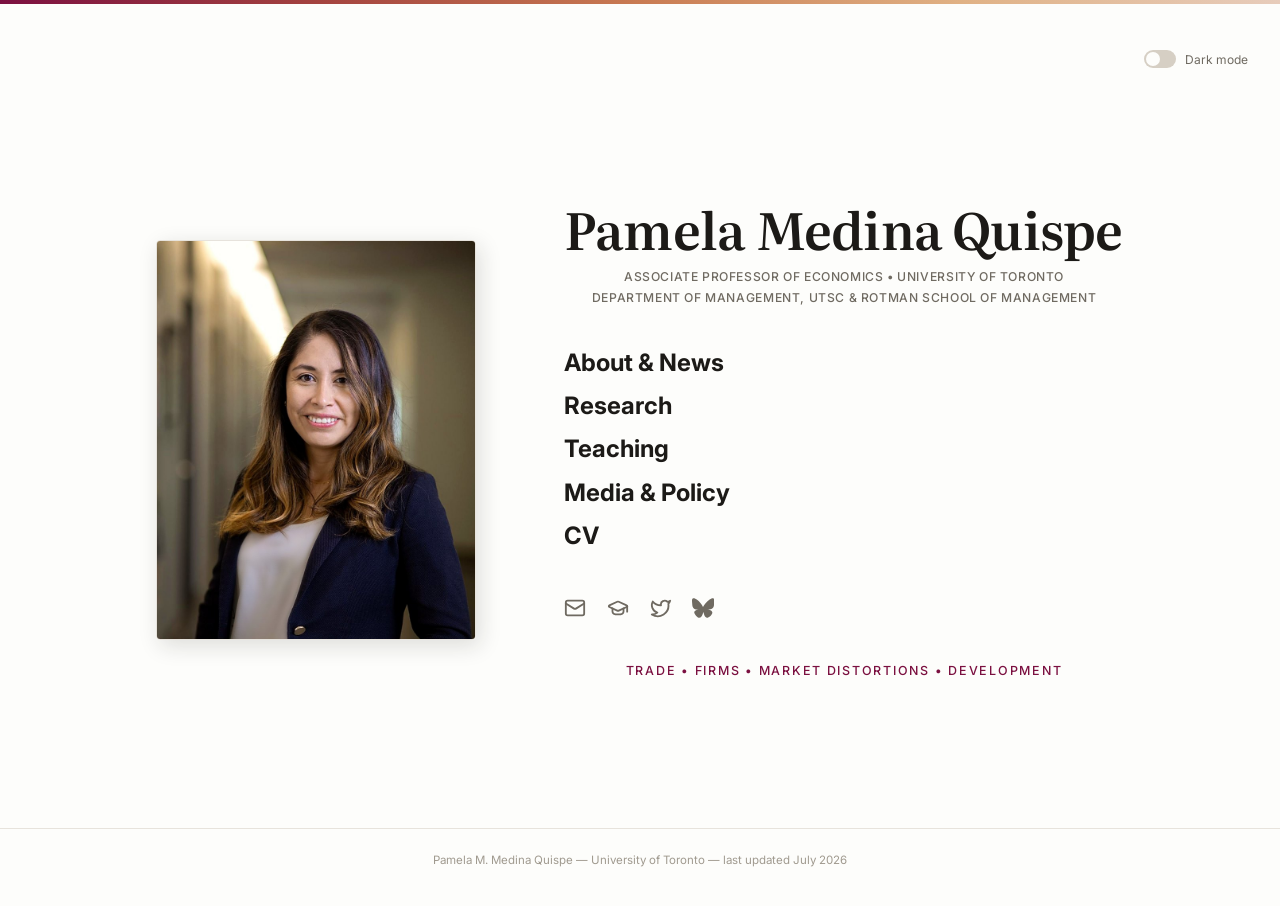
<file: index.html>
<!DOCTYPE html>
<html lang="en">
<head>
<meta charset="utf-8">
<meta name="viewport" content="width=device-width, initial-scale=1">
<title>Pamela Medina Quispe — Economist, University of Toronto</title>
<meta name="description" content="Pamela Medina Quispe is an Associate Professor of Economics at the University of Toronto (UTSC and Rotman School of Management), working on international trade, firm dynamics, and development economics.">
<link rel="stylesheet" href="style.css?v=39">
<link rel="icon" href="data:image/svg+xml,%3Csvg xmlns='http://www.w3.org/2000/svg' viewBox='0 0 64 64'%3E%3Crect width='64' height='64' rx='13' fill='%237b1040'/%3E%3Ctext x='32' y='39' font-family='Georgia,serif' font-size='21' font-weight='600' fill='%23fbf9f4' text-anchor='middle'%3EPMQ%3C/text%3E%3C/svg%3E">
<script>if (localStorage.getItem('theme') === 'dark') document.documentElement.classList.add('dark');</script>
</head>
<body class="home">

<div class="dark-toggle hero-toggle">
  <label class="switch"><input type="checkbox" aria-label="Toggle dark mode"><span class="slider"></span></label>
  <span>Dark mode</span>
</div>

<div class="hero-page">
  <div class="hero-photo">
    <img src="files/photo.jpg?v=2" alt="Pamela Medina Quispe">
  </div>
  <main class="hero-main">
    <h1 class="hero-name">Pamela Medina Quispe</h1>
    <p class="hero-role">Associate Professor of Economics &bull; University of Toronto<br>Department of Management, UTSC &amp; Rotman School of Management</p>
    <nav class="hero-nav">
      <a href="about.html">About &amp; News</a>
      <a href="research.html">Research</a>
      <a href="teaching.html">Teaching</a>
      <a href="media.html">Media &amp; Policy</a>
      <a href="files/MedinaQuispePamela_CV.pdf" target="_blank" rel="noopener">CV</a>
    </nav>
    <p class="hero-links">
      <a href="mailto:pamela.medinaquispe@rotman.utoronto.ca" title="Email" aria-label="Email">
        <svg viewBox="0 0 24 24" fill="none" stroke="currentColor" stroke-width="2" stroke-linecap="round" stroke-linejoin="round"><rect width="20" height="16" x="2" y="4" rx="2"/><path d="m22 7-8.97 5.7a1.94 1.94 0 0 1-2.06 0L2 7"/></svg>
      </a>
      <a href="https://scholar.google.com/citations?user=KDJJ4wYAAAAJ" title="Google Scholar" aria-label="Google Scholar">
        <svg viewBox="0 0 24 24" fill="none" stroke="currentColor" stroke-width="2" stroke-linecap="round" stroke-linejoin="round"><path d="M21.42 10.922a1 1 0 0 0-.019-1.838L12.83 5.18a2 2 0 0 0-1.66 0L2.6 9.08a1 1 0 0 0 0 1.832l8.57 3.908a2 2 0 0 0 1.66 0z"/><path d="M22 10v6"/><path d="M6 12.5V16a6 3 0 0 0 12 0v-3.5"/></svg>
      </a>
      <a href="https://twitter.com/pame_medinaq" title="Twitter/X" aria-label="Twitter/X">
        <svg viewBox="0 0 24 24" fill="none" stroke="currentColor" stroke-width="2" stroke-linecap="round" stroke-linejoin="round"><path d="M22 4s-.7 2.1-2 3.4c1.6 10-9.4 17.3-18 11.6 2.2.1 4.4-.6 6-2C3 15.5.5 9.6 3 5c2.2 2.6 5.6 4.1 9 4-.9-4.2 4-6.6 7-3.8 1.1 0 3-1.2 3-1.2z"/></svg>
      </a>
      <a href="https://bsky.app/profile/pamemedinaq.bsky.social" title="Bluesky" aria-label="Bluesky">
        <svg viewBox="0 0 24 24" fill="currentColor"><path d="M12 10.8c-1.087-2.114-4.046-6.053-6.798-7.995C2.566.944 1.561 1.266.902 1.565.139 1.908 0 3.08 0 3.768c0 .69.378 5.65.624 6.479.815 2.736 3.713 3.66 6.383 3.364.136-.02.275-.039.415-.056-3.912.58-7.387 2.005-2.83 7.078 5.013 5.19 6.87-1.113 7.823-4.308.953 3.195 2.05 9.271 7.733 4.308 4.267-4.308 1.172-6.498-2.74-7.078a8.741 8.741 0 0 1-.415-.056c.14.017.279.036.415.056 2.67.297 5.568-.628 6.383-3.364.246-.828.624-5.79.624-6.478 0-.69-.139-1.861-.902-2.206-.659-.298-1.664-.62-4.3 1.24C16.046 4.748 13.087 8.687 12 10.8Z"/></svg>
      </a>
    </p>
    <p class="hero-keywords">Trade &bull; Firms &bull; Market Distortions &bull; Development</p>
  </main>
</div>

<footer>
  Pamela M. Medina Quispe &mdash; University of Toronto &mdash; last updated July 2026
</footer>

<script src="site.js?v=9"></script>

</body>
</html>
</file>
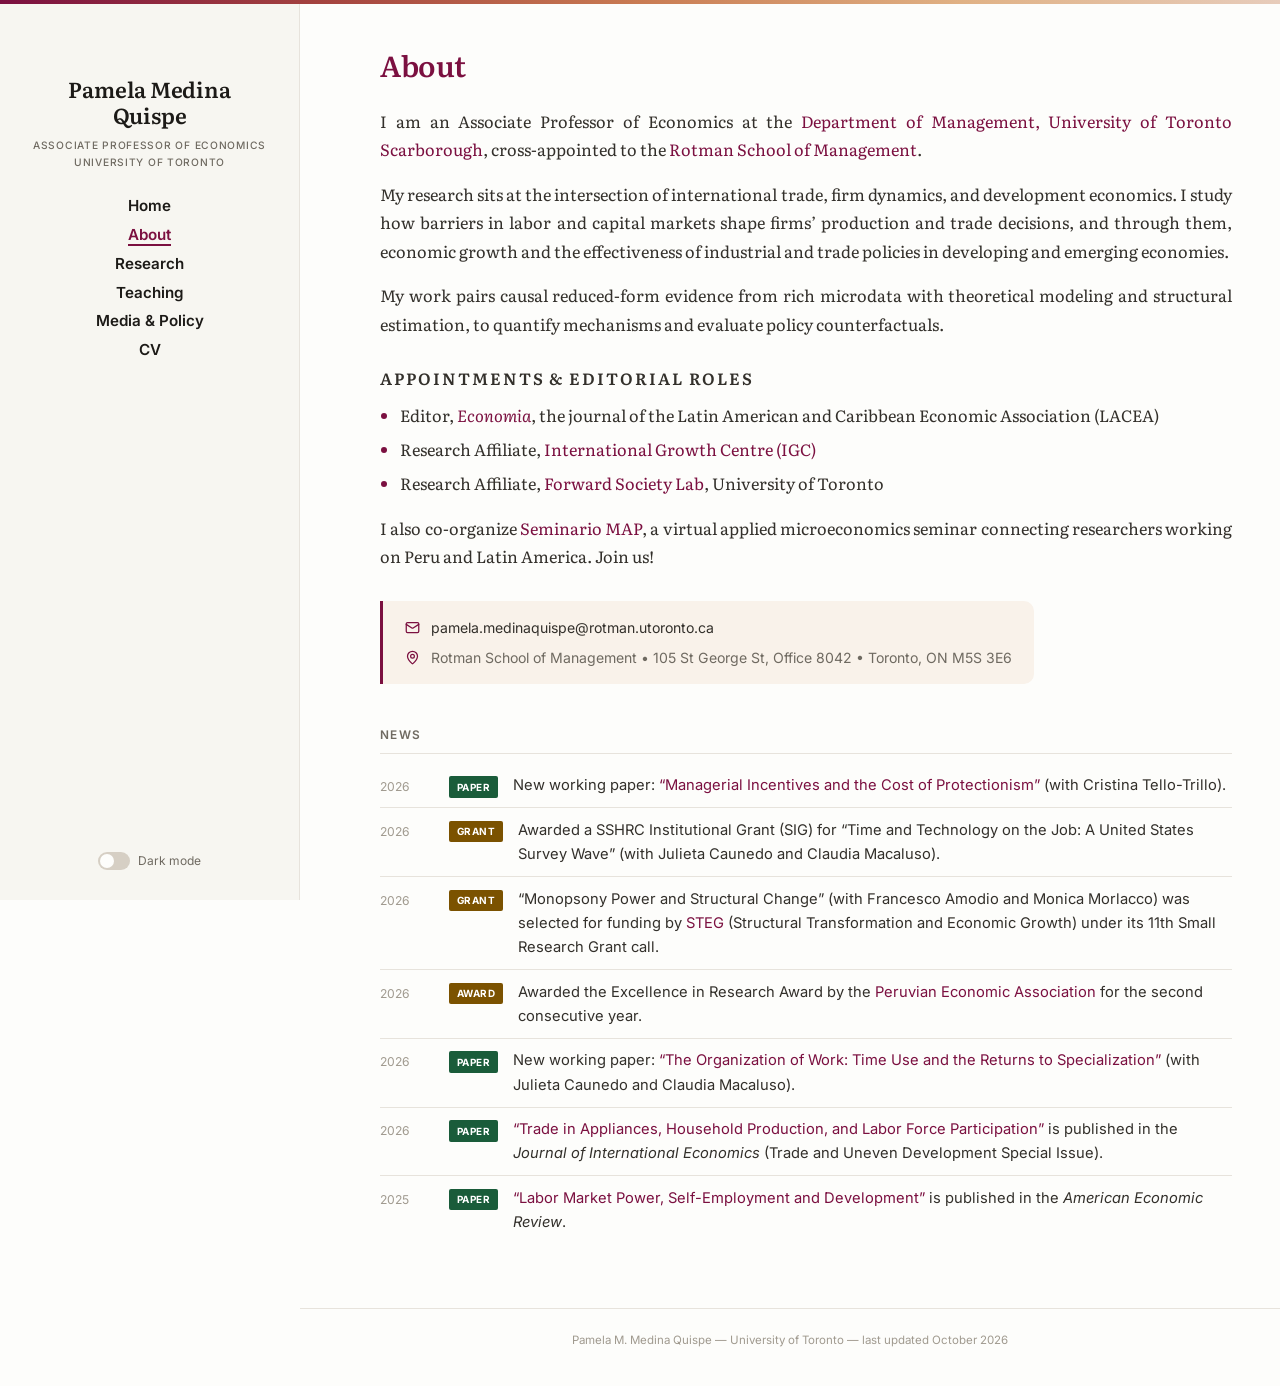
<file: about.html>
<!DOCTYPE html>
<html lang="en">
<head>
<meta charset="utf-8">
<meta name="viewport" content="width=device-width, initial-scale=1">
<title>About — Pamela Medina Quispe</title>
<meta name="description" content="About Pamela Medina Quispe: Associate Professor of Economics at the University of Toronto (UTSC and Rotman School of Management).">
<link rel="stylesheet" href="style.css?v=39">
<link rel="icon" href="data:image/svg+xml,%3Csvg xmlns='http://www.w3.org/2000/svg' viewBox='0 0 64 64'%3E%3Crect width='64' height='64' rx='13' fill='%237b1040'/%3E%3Ctext x='32' y='39' font-family='Georgia,serif' font-size='21' font-weight='600' fill='%23fbf9f4' text-anchor='middle'%3EPMQ%3C/text%3E%3C/svg%3E">
<script>if (localStorage.getItem('theme') === 'dark') document.documentElement.classList.add('dark');</script>
</head>
<body>

<div class="layout">
  <aside class="sidebar">
    <div class="sidebar-name"><a href="index.html">Pamela Medina Quispe</a></div>
    <div class="sidebar-affiliation">Associate Professor of Economics<br>University of Toronto</div>
    <nav class="side-nav">
      <a href="index.html">Home</a>
      <a href="about.html" class="active">About</a>
      <a href="research.html">Research</a>
      <a href="teaching.html">Teaching</a>
      <a href="media.html">Media &amp; Policy</a>
      <a href="files/MedinaQuispePamela_CV.pdf" target="_blank" rel="noopener">CV</a>
    </nav>
    <div class="dark-toggle">
      <label class="switch"><input type="checkbox" aria-label="Toggle dark mode"><span class="slider"></span></label>
      <span>Dark mode</span>
    </div>
  </aside>

  <main class="content">
    <section class="about">
      <h1>About</h1>
      <p>I am an Associate Professor of Economics at the <a href="https://www.utsc.utoronto.ca/mgmt/pamela-medina-quispe">Department of Management, University of Toronto Scarborough</a>, cross-appointed to the <a href="https://www.rotman.utoronto.ca/the-rotman-experience/our-community/people/medinaquispe-pamela/">Rotman School of Management</a>.</p>
      <p>My research sits at the intersection of international trade, firm dynamics, and development economics. I study how barriers in labor and capital markets shape firms&rsquo; production and trade decisions, and through them, economic growth and the effectiveness of industrial and trade policies in developing and emerging economies.</p>
      <p>My work pairs causal reduced-form evidence from rich microdata with theoretical modeling and structural estimation, to quantify mechanisms and evaluate policy counterfactuals.</p>
      <p class="roles-label">Appointments &amp; Editorial Roles</p>
      <ul class="about-roles">
        <li>Editor, <a href="https://economia.lse.ac.uk/"><em>Economia</em></a>, the journal of the Latin American and Caribbean Economic Association (LACEA)</li>
        <li>Research Affiliate, <a href="https://www.theigc.org/">International Growth Centre (IGC)</a></li>
        <li>Research Affiliate, <a href="https://foslab.org/">Forward Society Lab</a>, University of Toronto</li>
      </ul>
      <p>I also co-organize <a href="https://sites.google.com/view/seminariomicroaplicadaperu/">Seminario MAP</a>, a virtual applied microeconomics seminar connecting researchers working on Peru and Latin America. Join us!</p>
      <div class="contact-card">
        <div class="contact-row">
          <svg viewBox="0 0 24 24" fill="none" stroke="currentColor" stroke-width="2" stroke-linecap="round" stroke-linejoin="round"><rect width="20" height="16" x="2" y="4" rx="2"/><path d="m22 7-8.97 5.7a1.94 1.94 0 0 1-2.06 0L2 7"/></svg>
          <a href="mailto:pamela.medinaquispe@rotman.utoronto.ca">pamela.medinaquispe@rotman.utoronto.ca</a>
        </div>
        <div class="contact-row">
          <svg viewBox="0 0 24 24" fill="none" stroke="currentColor" stroke-width="2" stroke-linecap="round" stroke-linejoin="round"><path d="M20 10c0 4.993-5.539 10.193-7.399 11.799a1 1 0 0 1-1.202 0C9.539 20.193 4 14.993 4 10a8 8 0 0 1 16 0"/><circle cx="12" cy="10" r="3"/></svg>
          <span>Rotman School of Management &bull; 105 St George St, Office 8042 &bull; Toronto, ON M5S 3E6</span>
        </div>
      </div>
    </section>

    <h2 class="caps-heading">News</h2>
    <ul class="news-list">
      <li class="news-item">
        <span class="news-date">2026</span>
        <span class="news-badge paper">Paper</span>
        <span>New working paper: <a href="files/papers/managerial-incentives-protectionism.pdf">&ldquo;Managerial Incentives and the Cost of Protectionism&rdquo;</a> (with Cristina Tello-Trillo).</span>
      </li>
      <li class="news-item">
        <span class="news-date">2026</span>
        <span class="news-badge award">Grant</span>
        <span>Awarded a SSHRC Institutional Grant (SIG) for &ldquo;Time and Technology on the Job: A United States Survey Wave&rdquo; (with Julieta Caunedo and Claudia Macaluso).</span>
      </li>
      <li class="news-item">
        <span class="news-date">2026</span>
        <span class="news-badge award">Grant</span>
        <span>&ldquo;Monopsony Power and Structural Change&rdquo; (with Francesco Amodio and Monica Morlacco) was selected for funding by <a href="https://steg.cepr.org/">STEG</a> (Structural Transformation and Economic Growth) under its 11th Small Research Grant call.</span>
      </li>
      <li class="news-item">
        <span class="news-date">2026</span>
        <span class="news-badge award">Award</span>
        <span>Awarded the Excellence in Research Award by the <a href="https://perueconomics.org/inicio">Peruvian Economic Association</a> for the second consecutive year.</span>
      </li>
      <li class="news-item">
        <span class="news-date">2026</span>
        <span class="news-badge paper">Paper</span>
        <span>New working paper: <a href="files/papers/organization-of-work.pdf">&ldquo;The Organization of Work: Time Use and the Returns to Specialization&rdquo;</a> (with Julieta Caunedo and Claudia Macaluso).</span>
      </li>
      <li class="news-item">
        <span class="news-date">2026</span>
        <span class="news-badge paper">Paper</span>
        <span><a href="files/papers/appliances-jie.pdf">&ldquo;Trade in Appliances, Household Production, and Labor Force Participation&rdquo;</a> is published in the <em>Journal of International Economics</em> (Trade and Uneven Development Special Issue).</span>
      </li>
      <li class="news-item">
        <span class="news-date">2025</span>
        <span class="news-badge paper">Paper</span>
        <span><a href="files/papers/labor-market-power-aer.pdf">&ldquo;Labor Market Power, Self-Employment and Development&rdquo;</a> is published in the <em>American Economic Review</em>.</span>
      </li>
    </ul>
  </main>
</div>

<footer>
  Pamela M. Medina Quispe &mdash; University of Toronto &mdash; last updated October 2026
</footer>

<script src="site.js?v=9"></script>

</body>
</html>
</file>
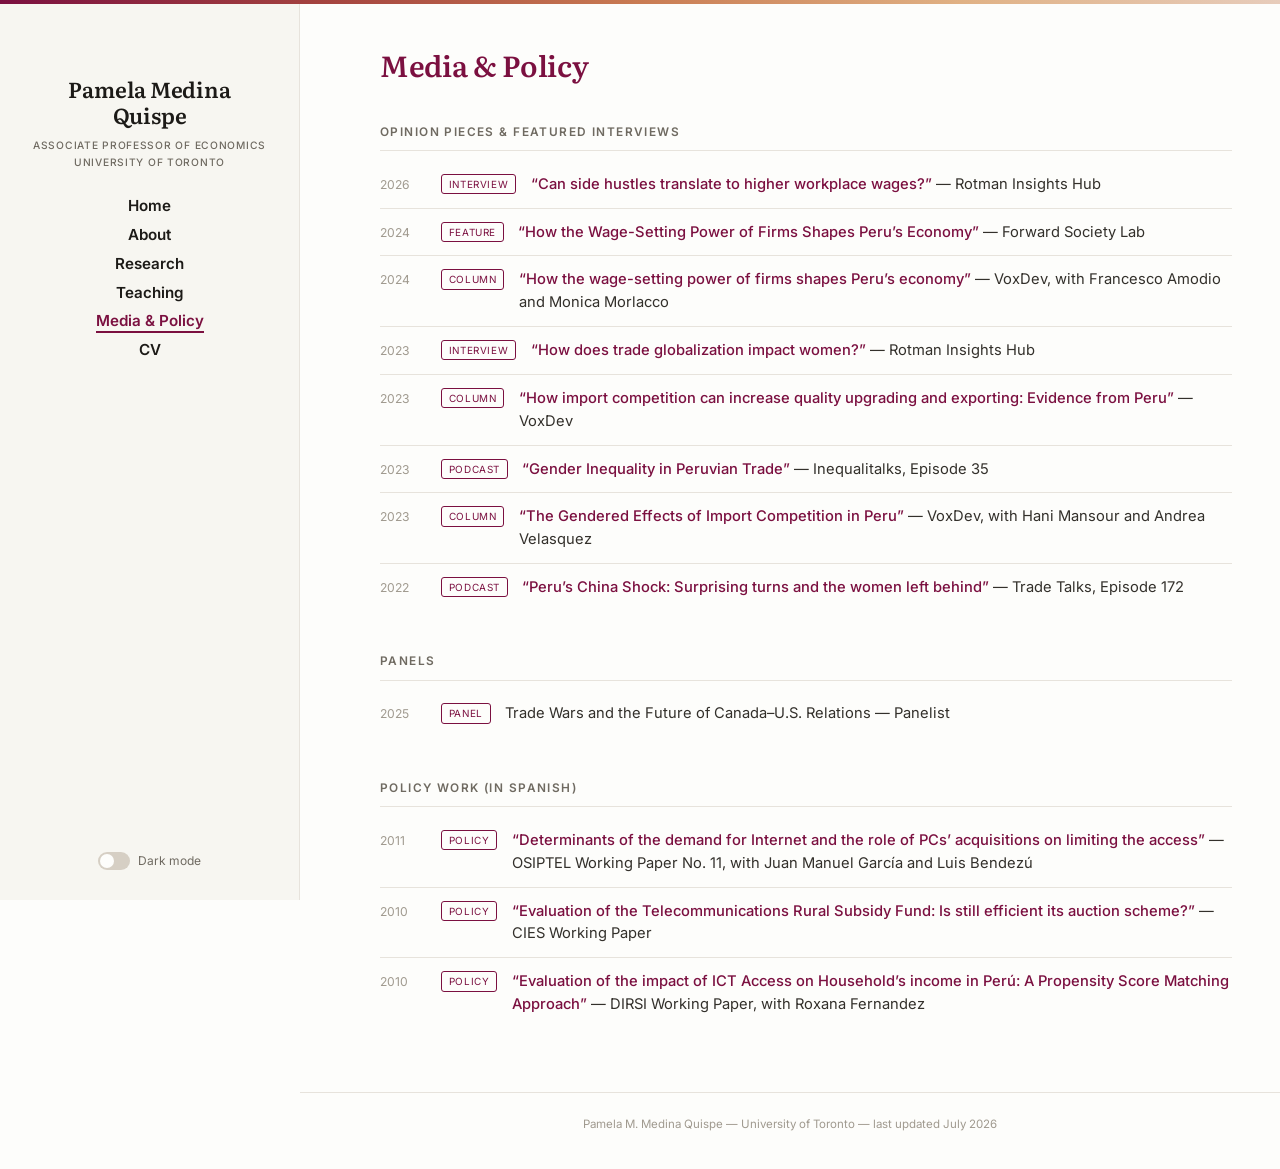
<file: media.html>
<!DOCTYPE html>
<html lang="en">
<head>
<meta charset="utf-8">
<meta name="viewport" content="width=device-width, initial-scale=1">
<title>Media &amp; Policy — Pamela Medina Quispe</title>
<link rel="stylesheet" href="style.css?v=39">
<link rel="icon" href="data:image/svg+xml,%3Csvg xmlns='http://www.w3.org/2000/svg' viewBox='0 0 64 64'%3E%3Crect width='64' height='64' rx='13' fill='%237b1040'/%3E%3Ctext x='32' y='39' font-family='Georgia,serif' font-size='21' font-weight='600' fill='%23fbf9f4' text-anchor='middle'%3EPMQ%3C/text%3E%3C/svg%3E">
<script>if (localStorage.getItem('theme') === 'dark') document.documentElement.classList.add('dark');</script>
</head>
<body>

<div class="layout">
  <aside class="sidebar">
    <div class="sidebar-name"><a href="index.html">Pamela Medina Quispe</a></div>
    <div class="sidebar-affiliation">Associate Professor of Economics<br>University of Toronto</div>
    <nav class="side-nav">
      <a href="index.html">Home</a>
      <a href="about.html">About</a>
      <a href="research.html">Research</a>
      <a href="teaching.html">Teaching</a>
      <a href="media.html" class="active">Media &amp; Policy</a>
      <a href="files/MedinaQuispePamela_CV.pdf" target="_blank" rel="noopener">CV</a>
    </nav>
    <div class="dark-toggle">
      <label class="switch"><input type="checkbox" aria-label="Toggle dark mode"><span class="slider"></span></label>
      <span>Dark mode</span>
    </div>
  </aside>

  <main class="content">
    <h1>Media &amp; Policy</h1>

    <h2 class="caps-heading">Opinion Pieces &amp; Featured Interviews</h2>

    <ul class="media-list">
      <li class="media-item">
        <span class="media-year">2026</span>
        <span class="media-chip">Interview</span>
        <span class="media-text"><a href="https://www-2.rotman.utoronto.ca/insightshub/economics-trade-policy/wages-peru">&ldquo;Can side hustles translate to higher workplace wages?&rdquo;</a> &mdash; Rotman Insights Hub</span>
      </li>
      <li class="media-item">
        <span class="media-year">2024</span>
        <span class="media-chip">Feature</span>
        <span class="media-text"><a href="https://foslab.org/news/how-the-wage-setting-power-of-firms-shapes-perus-economy/">&ldquo;How the Wage-Setting Power of Firms Shapes Peru&rsquo;s Economy&rdquo;</a> &mdash; Forward Society Lab</span>
      </li>
      <li class="media-item">
        <span class="media-year">2024</span>
        <span class="media-chip">Column</span>
        <span class="media-text"><a href="https://voxdev.org/topic/firms/how-wage-setting-power-firms-shapes-perus-economy">&ldquo;How the wage-setting power of firms shapes Peru&rsquo;s economy&rdquo;</a> &mdash; VoxDev, with Francesco Amodio and Monica Morlacco</span>
      </li>
      <li class="media-item">
        <span class="media-year">2023</span>
        <span class="media-chip">Interview</span>
        <span class="media-text"><a href="https://www-2.rotman.utoronto.ca/insightshub/economics-trade-policy/peru-trade-women">&ldquo;How does trade globalization impact women?&rdquo;</a> &mdash; Rotman Insights Hub</span>
      </li>
      <li class="media-item">
        <span class="media-year">2023</span>
        <span class="media-chip">Column</span>
        <span class="media-text"><a href="https://voxdev.org/topic/firms-trade/how-import-competition-can-increase-quality-upgrading-and-exporting-evidence-peru">&ldquo;How import competition can increase quality upgrading and exporting: Evidence from Peru&rdquo;</a> &mdash; VoxDev</span>
      </li>
      <li class="media-item">
        <span class="media-year">2023</span>
        <span class="media-chip">Podcast</span>
        <span class="media-text"><a href="https://inequalitalks.fireside.fm/35">&ldquo;Gender Inequality in Peruvian Trade&rdquo;</a> &mdash; Inequalitalks, Episode 35</span>
      </li>
      <li class="media-item">
        <span class="media-year">2023</span>
        <span class="media-chip">Column</span>
        <span class="media-text"><a href="https://voxdev.org/topic/firms/gendered-effects-import-competition-peru">&ldquo;The Gendered Effects of Import Competition in Peru&rdquo;</a> &mdash; VoxDev, with Hani Mansour and Andrea Velasquez</span>
      </li>
      <li class="media-item">
        <span class="media-year">2022</span>
        <span class="media-chip">Podcast</span>
        <span class="media-text"><a href="https://tradetalkspodcast.com/podcast/172-perus-china-shock-surprising-turns-and-the-women-left-behind/">&ldquo;Peru&rsquo;s China Shock: Surprising turns and the women left behind&rdquo;</a> &mdash; Trade Talks, Episode 172</span>
      </li>
    </ul>

    <h2 class="caps-heading">Panels</h2>

    <ul class="media-list">
      <li class="media-item">
        <span class="media-year">2025</span>
        <span class="media-chip">Panel</span>
        <span class="media-text">Trade Wars and the Future of Canada&ndash;U.S. Relations &mdash; Panelist</span>
      </li>
    </ul>

    <h2 class="caps-heading">Policy Work (in Spanish)</h2>

    <ul class="media-list">
      <li class="media-item">
        <span class="media-year">2011</span>
        <span class="media-chip">Policy</span>
        <span class="media-text"><a href="https://www.osiptel.gob.pe/repositorioaps/data/1/1/1/par/documento-de-trabajo-n-11-determinantes-de-la-de/Demanda%20de%20Internet%20y%20PCs%20vf%20abr11.pdf">&ldquo;Determinants of the demand for Internet and the role of PCs&rsquo; acquisitions on limiting the access&rdquo;</a> &mdash; OSIPTEL Working Paper No. 11, with Juan Manuel Garc&iacute;a and Luis Bendez&uacute;</span>
      </li>
      <li class="media-item">
        <span class="media-year">2010</span>
        <span class="media-chip">Policy</span>
        <span class="media-text"><a href="http://old.cies.org.pe/files/documents/investigaciones/empresa-y-finanzas/Evaluacion_del_Fondo_de_Inversion_de_Telecomunicaciones.pdf">&ldquo;Evaluation of the Telecommunications Rural Subsidy Fund: Is still efficient its auction scheme?&rdquo;</a> &mdash; CIES Working Paper</span>
      </li>
      <li class="media-item">
        <span class="media-year">2010</span>
        <span class="media-chip">Policy</span>
        <span class="media-text"><a href="http://dirsi.net/web/web_files/download/publicaciones/descargas/MEDINA-y-FERNANDEZ-Impacto-TIC-en-ingresos-de-hogares-pdf-36.pdf">&ldquo;Evaluation of the impact of ICT Access on Household&rsquo;s income in Per&uacute;: A Propensity Score Matching Approach&rdquo;</a> &mdash; DIRSI Working Paper, with Roxana Fernandez</span>
      </li>
    </ul>
  </main>
</div>

<footer>
  Pamela M. Medina Quispe &mdash; University of Toronto &mdash; last updated July 2026
</footer>

<script src="site.js?v=9"></script>

</body>
</html>
</file>
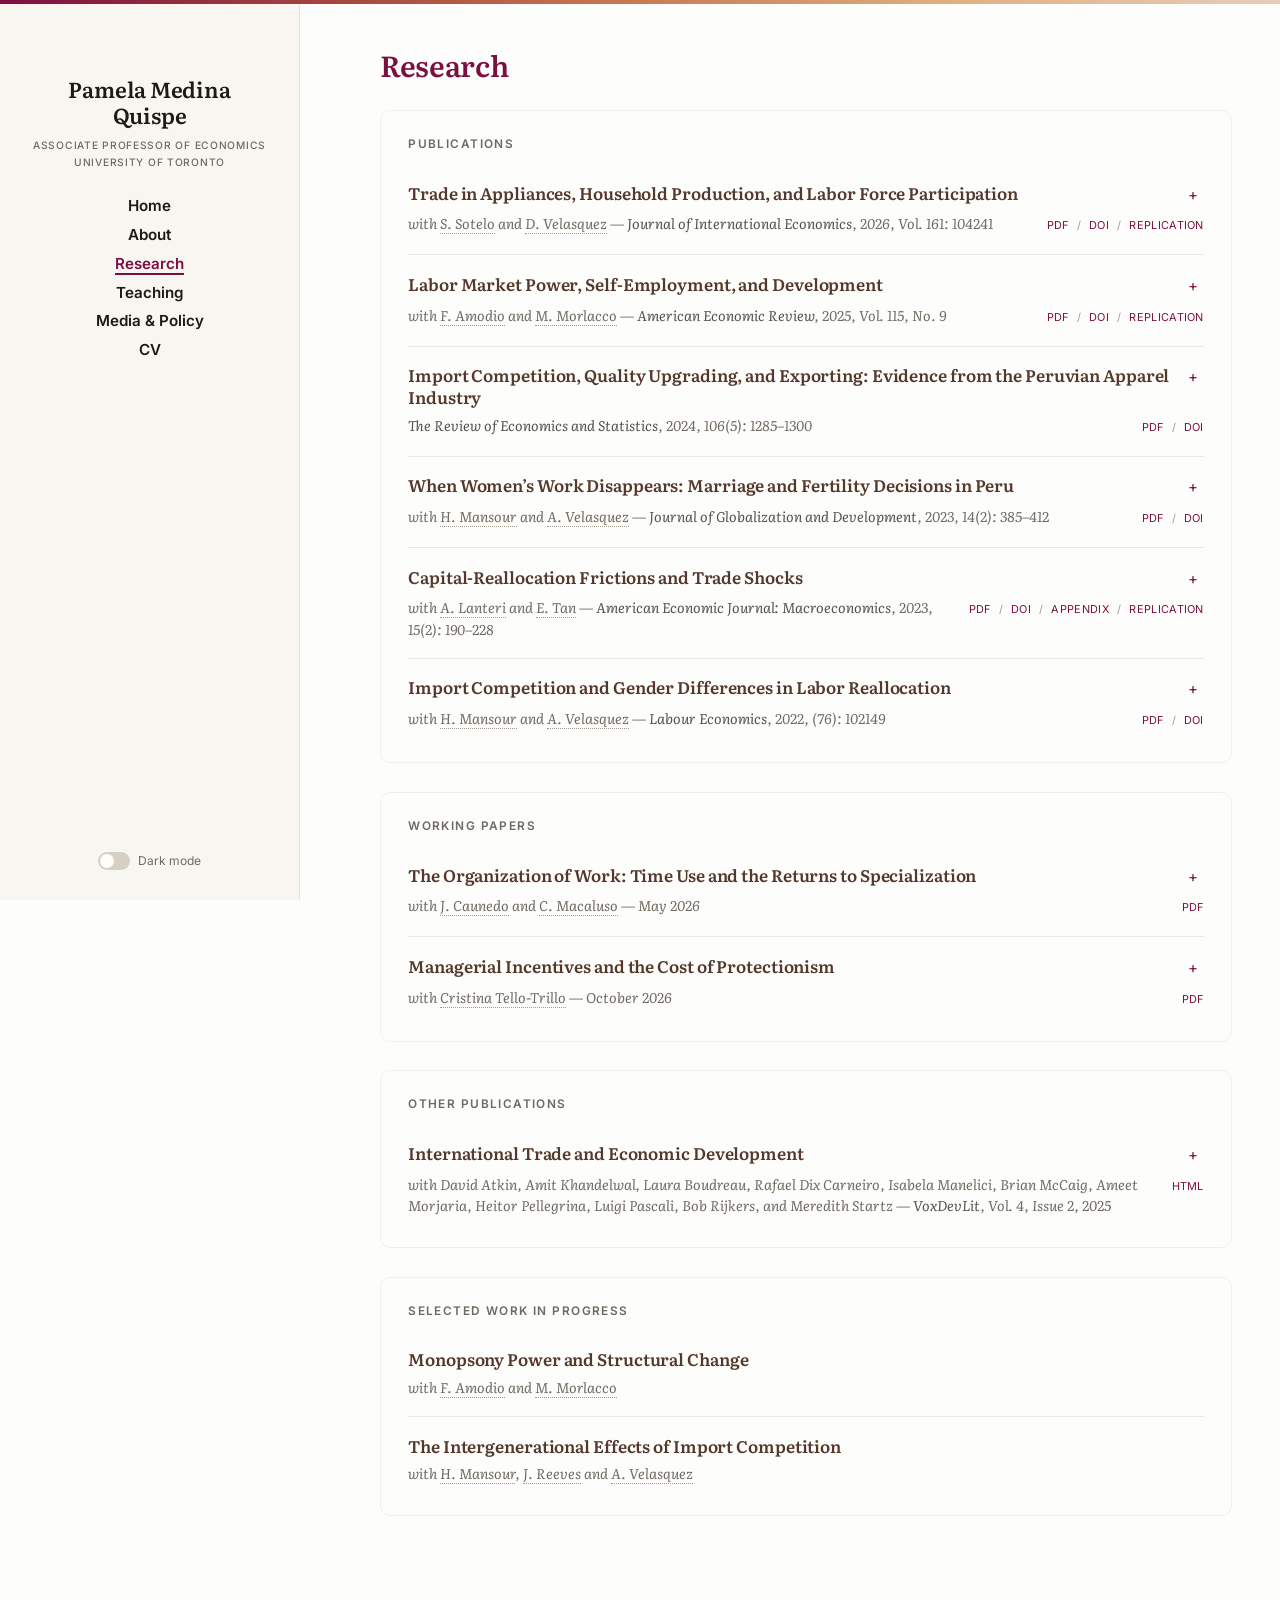
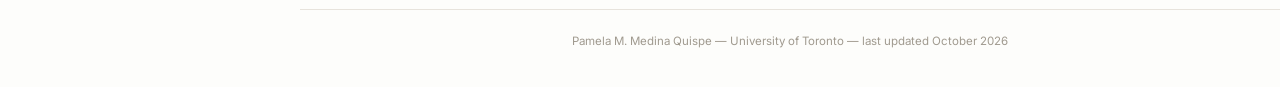
<file: research.html>
<!DOCTYPE html>
<html lang="en">
<head>
<meta charset="utf-8">
<meta name="viewport" content="width=device-width, initial-scale=1">
<title>Research — Pamela Medina Quispe</title>
<meta name="description" content="Publications and working papers by Pamela Medina Quispe: international trade, firm dynamics, and development economics.">
<link rel="stylesheet" href="style.css?v=39">
<link rel="icon" href="data:image/svg+xml,%3Csvg xmlns='http://www.w3.org/2000/svg' viewBox='0 0 64 64'%3E%3Crect width='64' height='64' rx='13' fill='%237b1040'/%3E%3Ctext x='32' y='39' font-family='Georgia,serif' font-size='21' font-weight='600' fill='%23fbf9f4' text-anchor='middle'%3EPMQ%3C/text%3E%3C/svg%3E">
<script>if (localStorage.getItem('theme') === 'dark') document.documentElement.classList.add('dark');</script>
</head>
<body>

<div class="layout">
  <aside class="sidebar">
    <div class="sidebar-name"><a href="index.html">Pamela Medina Quispe</a></div>
    <div class="sidebar-affiliation">Associate Professor of Economics<br>University of Toronto</div>
    <nav class="side-nav">
      <a href="index.html">Home</a>
      <a href="about.html">About</a>
      <a href="research.html" class="active">Research</a>
      <a href="teaching.html">Teaching</a>
      <a href="media.html">Media &amp; Policy</a>
      <a href="files/MedinaQuispePamela_CV.pdf" target="_blank" rel="noopener">CV</a>
    </nav>
    <div class="dark-toggle">
      <label class="switch"><input type="checkbox" aria-label="Toggle dark mode"><span class="slider"></span></label>
      <span>Dark mode</span>
    </div>
  </aside>

  <main class="content">
    <h1>Research</h1>

    <div class="research-group pubs">
      <p class="group-label">Publications</p>

      <div class="paper-entry">
        <div class="paper-header">
          <div class="paper-title">Trade in Appliances, Household Production, and Labor Force Participation</div>
          <span class="paper-chevron"></span>
        </div>
        <div class="paper-meta-line">
          <div class="paper-meta">with <a href="https://websites.umich.edu/~ssotelo/">S. Sotelo</a> and <a href="https://dvelasquezc.github.io/">D. Velasquez</a> &mdash; <span class="journal">Journal of International Economics</span>, 2026, Vol. 161: 104241</div>
          <div class="paper-actions">
            <a href="files/papers/appliances-jie.pdf">PDF</a>
            <a href="https://doi.org/10.1016/j.jinteco.2026.104241">DOI</a>
            <a href="https://data.mendeley.com/datasets/ct2f2v5xv6/1">Replication</a>
          </div>
        </div>
        <div class="paper-body"><p>We examine how trade influences female labor supply through reductions in the prices of household appliances that substitute for domestic labor. Using a comprehensive data set from 1981 to 2017, which includes four population censuses, household surveys, and customs records from Peru, we show that labor force participation rose at the same time that appliance import prices fell. We then develop and estimate a dynamic general equilibrium model of trade and household production, to quantitatively evaluate the aggregate impact of declining appliance prices. We find that the reduction in appliance prices during the sample period leads to an increase in female labor force participation that explains one tenth of the total rise in female labor participation in Peru over the past 30 years.</p></div>
      </div>

      <div class="paper-entry">
        <div class="paper-header">
          <div class="paper-title">Labor Market Power, Self-Employment, and Development</div>
          <span class="paper-chevron"></span>
        </div>
        <div class="paper-meta-line">
          <div class="paper-meta">with <a href="https://sites.google.com/site/fscoamodio/home">F. Amodio</a> and <a href="https://monicamorlacco.com/">M. Morlacco</a> &mdash; <span class="journal">American Economic Review</span>, 2025, Vol. 115, No. 9</div>
          <div class="paper-actions">
            <a href="files/papers/labor-market-power-aer.pdf">PDF</a>
            <a href="https://www.aeaweb.org/articles?id=10.1257/aer.20230490">DOI</a>
            <a href="https://www.openicpsr.org/openicpsr/project/219907/version/V1/view">Replication</a>
          </div>
        </div>
        <div class="paper-body"><p>This paper shows that self-employment shapes labor market power in low-income countries, with implications for industrial development. Using Peruvian data, we find that wage-setting power increases with employer concentration but less so where self-employment is more prevalent. A general equilibrium model shows that in oligopsonistic labor markets, self-employment raises the supply elasticity of wage labor, weakening employer market power. However, by the same mechanism, procompetitive policies aimed at expanding wage employment and reducing reliance on self-employment may unintentionally strengthen labor market power, undermining their objectives.</p></div>
      </div>

      <div class="paper-entry">
        <div class="paper-header">
          <div class="paper-title">Import Competition, Quality Upgrading, and Exporting: Evidence from the Peruvian Apparel Industry</div>
          <span class="paper-chevron"></span>
        </div>
        <div class="paper-meta-line">
          <div class="paper-meta"><span class="journal">The Review of Economics and Statistics</span>, 2024, 106(5): 1285&ndash;1300</div>
          <div class="paper-actions">
            <a href="files/papers/quality-upgrading-restat.pdf">PDF</a>
            <a href="https://direct.mit.edu/rest/article-abstract/106/5/1285/112421/Import-Competition-Quality-Upgrading-and-Exporting">DOI</a>
          </div>
        </div>
        <div class="paper-body"><p>This paper studies quality upgrading to escape competition from low-wage countries and proposes a new channel that does not rely on access to new inputs or markets. Informed by Peruvian apparel firms&rsquo; response to China&rsquo;s WTO accession, I introduce factor specificity in a multi-product-firm model. Profitability losses due to competition in low-quality segments induce firms to reallocate specific factors to produce high-quality varieties for high-income countries. Gains from this channel are large. Using an observed quality measure, I show that import competition substantially increases domestic firms&rsquo; exports and high-quality export shares. Firms also reduce prices, resulting in additional welfare gains.</p></div>
      </div>

      <div class="paper-entry">
        <div class="paper-header">
          <div class="paper-title">When Women&rsquo;s Work Disappears: Marriage and Fertility Decisions in Peru</div>
          <span class="paper-chevron"></span>
        </div>
        <div class="paper-meta-line">
          <div class="paper-meta">with <a href="https://hani-mansour.com/">H. Mansour</a> and <a href="https://www.andreapvelasquez.com/">A. Velasquez</a> &mdash; <span class="journal">Journal of Globalization and Development</span>, 2023, 14(2): 385&ndash;412</div>
          <div class="paper-actions">
            <a href="files/papers/womens-work-jgd.pdf">PDF</a>
            <a href="https://www.degruyter.com/document/doi/10.1515/jgd-2023-0012/html">DOI</a>
          </div>
        </div>
        <div class="paper-body"><p>This paper studies the gendered labor market and demographic effects of trade liberalization in Peru. To identify these effects, we use variation in the exposure of local labor markets to import competition from China based on their baseline industrial composition. On average, the increase in Chinese imports during 1998&ndash;2008 led to a persistent decline in the employment share of low-educated female workers but had smaller and transitory effects on the employment of low-educated men. In contrast to the predictions of Becker&rsquo;s model of household specialization, we find that the increase in import competition during this period increased the share of single low-educated people and decreased their marriage rates. We also find suggestive evidence of a decline in fertility and an increase in the age at first birth. The results highlight the role of gains from joint consumption in marriage formation.</p></div>
      </div>

      <div class="paper-entry">
        <div class="paper-header">
          <div class="paper-title">Capital-Reallocation Frictions and Trade Shocks</div>
          <span class="paper-chevron"></span>
        </div>
        <div class="paper-meta-line">
          <div class="paper-meta">with <a href="https://sites.google.com/site/andrealanteri/">A. Lanteri</a> and <a href="https://sites.google.com/site/econeugenetan/home">E. Tan</a> &mdash; <span class="journal">American Economic Journal: Macroeconomics</span>, 2023, 15(2): 190&ndash;228</div>
          <div class="paper-actions">
            <a href="files/papers/capital-reallocation-aejmacro.pdf">PDF</a>
            <a href="https://www.aeaweb.org/articles?id=10.1257/mac.20200429&amp;from=f">DOI</a>
            <a href="files/papers/capital-reallocation-appendix.pdf">Appendix</a>
            <a href="https://www.openicpsr.org/openicpsr/project/166585/version/V1/view">Replication</a>
          </div>
        </div>
        <div class="paper-body"><p>What are the short-term effects of an import-competition shock on capital reallocation and aggregate productivity? To address this question, we develop a quantitative model with heterogeneous firms and capital-reallocation frictions. We discipline the model with micro data on investment dynamics of Peruvian manufacturing firms and trade flows between China and Peru. Because of large frictions in firm downsizing and exit, an import-competition shock induces a temporary aggregate-productivity loss and larger dispersion in marginal products, due to investment inaction and exit of some productive firms. Empirical evidence on the effects of trade shocks on capital reallocation supports the model mechanism.</p></div>
      </div>

      <div class="paper-entry">
        <div class="paper-header">
          <div class="paper-title">Import Competition and Gender Differences in Labor Reallocation</div>
          <span class="paper-chevron"></span>
        </div>
        <div class="paper-meta-line">
          <div class="paper-meta">with <a href="https://hani-mansour.com/">H. Mansour</a> and <a href="https://www.andreapvelasquez.com/">A. Velasquez</a> &mdash; <span class="journal">Labour Economics</span>, 2022, (76): 102149</div>
          <div class="paper-actions">
            <a href="files/papers/import-competition-gender-laboureco.pdf">PDF</a>
            <a href="https://www.sciencedirect.com/science/article/pii/S0927537122000422">DOI</a>
          </div>
        </div>
        <div class="paper-body"><p>We study gender differences in the labor market reallocation of Peruvian workers in response to trade liberalization. The empirical strategy relies on variation in import competition across local labor markets based on their industrial composition before China entered the global market in 2001. In contrast to much of the existing literature, we find that import competition did not have persistent negative employment effects on men or led them to sort into the non-tradable or informal sectors. The adverse effects on the employment of low-educated women in the tradable sector, however, persist over time leading them to sort into the non-tradable sector or out of the labor force. The results are consistent with a mechanism in which gender occupational and industrial segregation leads to a widening of the gender gap in employment.</p></div>
      </div>
    </div>

    <div class="research-group working">
      <p class="group-label">Working Papers</p>

      <div class="paper-entry">
        <div class="paper-header">
          <div class="paper-title">The Organization of Work: Time Use and the Returns to Specialization</div>
          <span class="paper-chevron"></span>
        </div>
        <div class="paper-meta-line">
          <div class="paper-meta">with <a href="https://www.julietacaunedo.com/">J. Caunedo</a> and <a href="https://sites.google.com/site/clamacaluso/home">C. Macaluso</a> &mdash; May 2026</div>
          <div class="paper-actions">
            <a href="files/papers/organization-of-work.pdf">PDF</a>
          </div>
        </div>
        <div class="paper-body"><p>This paper examines how gains from specialization are shaped by the arrival of new technologies and how workers respond to the reorganization of production. We develop a theory in which firms choose how to partition job activities given technology, and workers allocate time across those partitions. More productive firms create more partitions, assign a larger share of activities to specialists, and exhibit greater task concentration within activities. We discipline the model using a novel firm-level survey from Lima, Peru, collected through a digital calendar-style platform. Returns to task specialization depend on firm size. In large firms, wages are approximately 70 log points higher at the 75th percentile of worker specialization, than for the average. In small firms, wages are statistically indistinguishable along worker specialization. We recover firms&rsquo; partition structures from workers&rsquo; joint time use, to calibrate our model and evaluate the response of wage inequality and aggregate productivity to organizational shifts and worker time reallocation due to the arrival of technology.</p></div>
      </div>

      <div class="paper-entry">
        <div class="paper-header">
          <div class="paper-title">Managerial Incentives and the Cost of Protectionism</div>
          <span class="paper-chevron"></span>
        </div>
        <div class="paper-meta-line">
          <div class="paper-meta">with <a href="https://sites.google.com/site/tellotri/">Cristina Tello-Trillo</a> &mdash; October 2026</div>
          <div class="paper-actions">
            <a href="files/papers/managerial-incentives-protectionism.pdf">PDF</a>
          </div>
        </div>
        <div class="paper-body"><p>This paper shows that trade wars weaken managerial incentives, a key driver of firm productivity. It embeds a principal-agent problem in a two-country trade model with heterogeneous firms. Owners pay managers to reduce costs, and the optimal contract varies with the firm&rsquo;s initial productivity. Matched CEO-firm data for U.S. manufacturers support the model&rsquo;s predictions: incentive pay is hump-shaped in firm productivity, and its heterogeneous response to trade policy comes mainly from the tariffs U.S. exporters face abroad rather than from U.S. import tariffs. In the estimated model, a trade war strengthens incentives for less productive firms that sell only at home and weakens them for exporters, most strongly near the export margin. In the aggregate, incentives fall, and productivity and output decline by 6.5% and 5%, respectively. Models that omit managerial incentives miss about four fifths of the output cost of a trade war.</p></div>
      </div>
    </div>

    <div class="research-group nonref">
      <p class="group-label">Other Publications</p>

      <div class="paper-entry">
        <div class="paper-header">
          <div class="paper-title">International Trade and Economic Development</div>
          <span class="paper-chevron"></span>
        </div>
        <div class="paper-meta-line">
          <div class="paper-meta">with David Atkin, Amit Khandelwal, Laura Boudreau, Rafael Dix Carneiro, Isabela Manelici, Brian McCaig, Ameet Morjaria, Heitor Pellegrina, Luigi Pascali, Bob Rijkers, and Meredith Startz &mdash; <span class="journal">VoxDevLit</span>, Vol. 4, Issue 2, 2025</div>
          <div class="paper-actions">
            <a href="https://voxdev.org/voxdevlit/international-trade">HTML</a>
          </div>
        </div>
        <div class="paper-body"><p>Over the last four decades, many developing countries initiated reforms that have lowered barriers to trade. Yet despite these reforms, developing countries still remain far less open than developed ones, both because of tariffs that remain high but also weak contract and regulatory enforcement, inadequate transport infrastructure, search frictions, and a plethora of other distortions that are more severe in the developing world. This survey summarises a broad set of empirical work that explores the impact of international trade in developing countries characterised by weak institutions, market failures and firm distortions. For each of these categories we ask how the effects of trade policy may differ in the presence of such frictions, how trade may moderate or exacerbate the friction itself, and how policies should respond in the light of the answers to the first two questions.</p></div>
      </div>
    </div>

    <div class="research-group progress">
      <p class="group-label">Selected Work in Progress</p>

      <div class="paper-entry">
        <div class="paper-title">Monopsony Power and Structural Change</div>
        <div class="paper-meta-line">
          <div class="paper-meta">with <a href="https://sites.google.com/site/fscoamodio/home">F. Amodio</a> and <a href="https://monicamorlacco.com/">M. Morlacco</a></div>
        </div>
      </div>

      <div class="paper-entry">
        <div class="paper-title">The Intergenerational Effects of Import Competition</div>
        <div class="paper-meta-line">
          <div class="paper-meta">with <a href="https://hani-mansour.com/">H. Mansour</a>, <a href="https://jmreeves.github.io/">J. Reeves</a> and <a href="https://www.andreapvelasquez.com/">A. Velasquez</a></div>
        </div>
      </div>
    </div>
  </main>
</div>

<footer>
  Pamela M. Medina Quispe &mdash; University of Toronto &mdash; last updated October 2026
</footer>

<script src="site.js?v=9"></script>

</body>
</html>
</file>
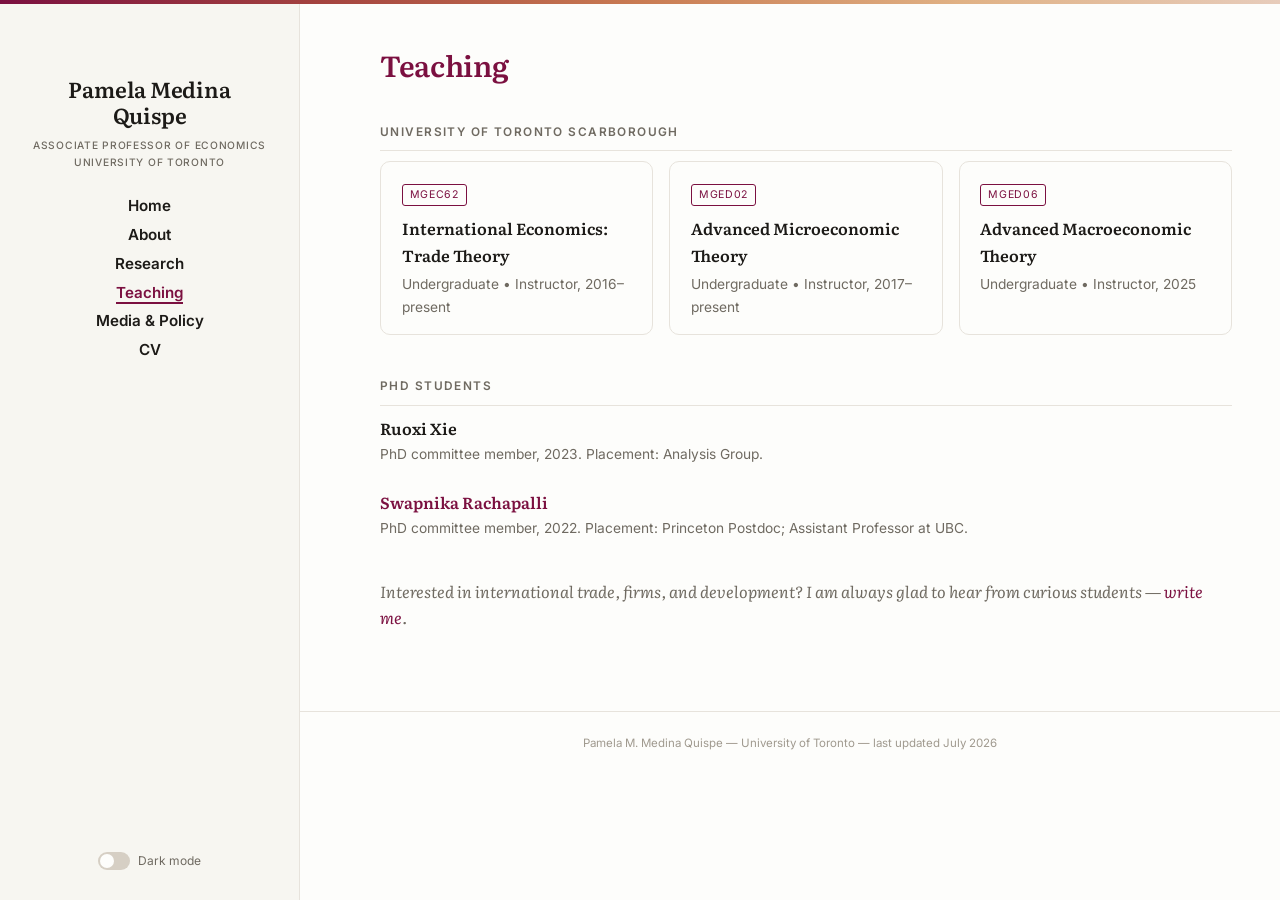
<file: teaching.html>
<!DOCTYPE html>
<html lang="en">
<head>
<meta charset="utf-8">
<meta name="viewport" content="width=device-width, initial-scale=1">
<title>Teaching — Pamela Medina Quispe</title>
<link rel="stylesheet" href="style.css?v=39">
<link rel="icon" href="data:image/svg+xml,%3Csvg xmlns='http://www.w3.org/2000/svg' viewBox='0 0 64 64'%3E%3Crect width='64' height='64' rx='13' fill='%237b1040'/%3E%3Ctext x='32' y='39' font-family='Georgia,serif' font-size='21' font-weight='600' fill='%23fbf9f4' text-anchor='middle'%3EPMQ%3C/text%3E%3C/svg%3E">
<script>if (localStorage.getItem('theme') === 'dark') document.documentElement.classList.add('dark');</script>
</head>
<body>

<div class="layout">
  <aside class="sidebar">
    <div class="sidebar-name"><a href="index.html">Pamela Medina Quispe</a></div>
    <div class="sidebar-affiliation">Associate Professor of Economics<br>University of Toronto</div>
    <nav class="side-nav">
      <a href="index.html">Home</a>
      <a href="about.html">About</a>
      <a href="research.html">Research</a>
      <a href="teaching.html" class="active">Teaching</a>
      <a href="media.html">Media &amp; Policy</a>
      <a href="files/MedinaQuispePamela_CV.pdf" target="_blank" rel="noopener">CV</a>
    </nav>
    <div class="dark-toggle">
      <label class="switch"><input type="checkbox" aria-label="Toggle dark mode"><span class="slider"></span></label>
      <span>Dark mode</span>
    </div>
  </aside>

  <main class="content">
    <h1>Teaching</h1>

    <h2 class="caps-heading">University of Toronto Scarborough</h2>

    <div class="course-grid">
      <div class="course-card">
        <span class="course-code">MGEC62</span>
        <div class="course-title">International Economics: Trade Theory</div>
        <div class="course-meta">Undergraduate &bull; Instructor, 2016&ndash;present</div>
      </div>
      <div class="course-card">
        <span class="course-code">MGED02</span>
        <div class="course-title">Advanced Microeconomic Theory</div>
        <div class="course-meta">Undergraduate &bull; Instructor, 2017&ndash;present</div>
      </div>
      <div class="course-card">
        <span class="course-code">MGED06</span>
        <div class="course-title">Advanced Macroeconomic Theory</div>
        <div class="course-meta">Undergraduate &bull; Instructor, 2025</div>
      </div>
    </div>

    <h2 class="caps-heading">PhD Students</h2>

    <div class="course">
      <div class="course-title">Ruoxi Xie</div>
      <div class="course-meta">PhD committee member, 2023. Placement: Analysis Group.</div>
    </div>

    <div class="course">
      <div class="course-title"><a href="https://www.swapnikarachapalli.com/">Swapnika Rachapalli</a></div>
      <div class="course-meta">PhD committee member, 2022. Placement: Princeton Postdoc; Assistant Professor at UBC.</div>
    </div>

    <p class="teaching-note">Interested in international trade, firms, and development? I am always glad to hear from curious students &mdash; <a href="mailto:pamela.medinaquispe@rotman.utoronto.ca">write me</a>.</p>
  </main>
</div>

<footer>
  Pamela M. Medina Quispe &mdash; University of Toronto &mdash; last updated July 2026
</footer>

<script src="site.js?v=9"></script>

</body>
</html>
</file>
<file: style.css>
/* =====================================================
   Pamela Medina Quispe — academic site
   Design: warm-paper editorial (Literata/Inter/Plex Mono),
   sticky sidebar layout, burgundy accent, chip links.
   ===================================================== */

@import url("https://fonts.googleapis.com/css2?family=Literata:ital,opsz,wght@0,7..72,400;0,7..72,500;0,7..72,600;1,7..72,400&family=Inter:wght@400;500;600;700&display=swap");

:root {
  --paper: #fdfdfb;
  --paper-deep: #f7f6f1;
  --ink: #1c1a17;
  --body: #33302b;
  --muted: #6f6a61;
  --faint: #a09a8f;
  --rule: #e7e3dc;
  --accent: #7b1040;
  --accent-hover: #a4225c;
  --serif: "Literata", Georgia, serif;
  --sans: "Inter", -apple-system, system-ui, sans-serif;
  --mono: "Inter", -apple-system, system-ui, sans-serif;
}

*, *::before, *::after { box-sizing: border-box; margin: 0; padding: 0; }

html { scroll-behavior: smooth; }

body {
  font-family: var(--sans);
  font-size: 16px;
  color: var(--body);
  background: var(--paper);
  line-height: 1.65;
  -webkit-font-smoothing: antialiased;
}

a { color: var(--accent); text-decoration: none; }
a:hover { color: var(--accent-hover); }

/* Andean accent stripe */
body::before {
  content: "";
  position: fixed;
  top: 0;
  left: 0;
  right: 0;
  height: 4px;
  background: linear-gradient(90deg, #7b1040, #a4433f, #c97b52, #e0b184, #e7ccbb);
  z-index: 999;
}

::selection { background: rgba(123, 16, 64, 0.14); }

/* ---- Layout: fixed sidebar (à la Kevin) + scrolling content ---- */
.layout {
  margin-left: 300px;
  padding: 3rem 3rem 4rem 5rem;
  display: flex;
  justify-content: center;
}

.layout > .content {
  width: 100%;
  max-width: 980px;
}

/* ---- Sidebar: fixed full-height column, centered ---- */
.sidebar {
  position: fixed;
  top: 0;
  left: 0;
  width: 300px;
  height: 100vh;
  overflow-y: auto;
  padding: 3.6rem 2rem 1.8rem;
  border-right: 1px solid var(--rule);
  background: var(--paper-deep);
  display: flex;
  flex-direction: column;
  align-items: center;
  text-align: center;
}

.sidebar-photo img {
  width: 175px;
  display: block;
  border-radius: 3px;
  border: 1px solid var(--rule);
  box-shadow: 2px 3px 10px rgba(28, 26, 23, 0.1);
}

.sidebar-photo-placeholder {
  width: 175px;
  aspect-ratio: 4 / 5;
  border-radius: 3px;
  background: var(--paper);
  border: 1px solid var(--rule);
  display: flex;
  align-items: center;
  justify-content: center;
  color: var(--faint);
  font-size: 0.8rem;
  text-align: center;
  padding: 1rem;
}

.sidebar-name {
  margin-top: 1.2rem;
  font-family: var(--serif);
  font-size: 1.35rem;
  font-weight: 600;
  letter-spacing: -0.01em;
  color: var(--ink);
  line-height: 1.2;
}
.sidebar-name a { color: inherit; }
.sidebar-name a:hover { color: var(--accent); }

.sidebar-affiliation {
  margin-top: 0.55rem;
  font-family: var(--sans);
  font-size: 0.64rem;
  font-weight: 500;
  letter-spacing: 0.07em;
  text-transform: uppercase;
  color: var(--muted);
  line-height: 1.6;
}

/* Minimal icon row (mirrors the landing) */
.side-icons {
  margin-top: 1.7rem;
  display: flex;
  justify-content: center;
  align-items: center;
  gap: 0.85rem;
}
.side-icons a {
  color: var(--muted);
  display: inline-flex;
  transition: color 0.15s ease, transform 0.15s ease;
}
.side-icons a:hover { color: var(--accent); transform: translateY(-1px); }
.side-icons svg { width: 17px; height: 17px; display: block; }

/* Vertical nav in the sidebar */
.side-nav {
  margin: 1.6rem 0 0;
  display: flex;
  flex-direction: column;
  gap: 0.45rem;
}
.side-nav a {
  position: relative;
  display: inline-block;
  align-self: center;
  font-family: var(--sans);
  font-size: 0.95rem;
  font-weight: 600;
  color: var(--ink);
  line-height: 1.3;
  padding-bottom: 2px;
}
.side-nav a::after {
  content: "";
  position: absolute;
  bottom: 0;
  left: 0;
  width: 0;
  height: 2px;
  background: var(--accent);
  opacity: 0;
  transition: width 0.25s ease, opacity 0.25s ease;
}
.side-nav a:hover { color: var(--accent); }
.side-nav a:hover::after { width: 100%; opacity: 0.45; }
.side-nav a.active { color: var(--accent); }
.side-nav a.active::after { width: 100%; opacity: 1; }

.sidebar-contact {
  margin-top: 1.6rem;
  font-size: 0.78rem;
  color: var(--muted);
  line-height: 1.65;
}
.sidebar-contact a { color: var(--accent); }

.quick-links {
  margin-top: 1.2rem;
  display: flex;
  flex-wrap: wrap;
  justify-content: center;
  gap: 7px;
}
.quick-links a {
  font-size: 0.72rem;
  font-weight: 500;
  letter-spacing: 0.03em;
  color: var(--accent);
  border: 1px solid var(--accent);
  padding: 3px 11px;
  border-radius: 2px;
  white-space: nowrap;
  transition: background 0.15s ease, color 0.15s ease;
}
.quick-links a:hover { background: var(--accent); color: var(--paper); }

/* ---- Dark mode toggle (à la Monica) ---- */
.dark-toggle {
  margin-top: auto;
  padding-top: 1.5rem;
  display: flex;
  align-items: center;
  justify-content: center;
  gap: 0.55rem;
  font-size: 0.75rem;
  color: var(--muted);
}
.switch { position: relative; display: inline-block; width: 32px; height: 18px; }
.switch input { opacity: 0; width: 0; height: 0; }
.slider {
  position: absolute;
  cursor: pointer;
  inset: 0;
  background: #d6cfc4;
  border-radius: 999px;
  transition: 0.2s;
}
.slider::before {
  position: absolute;
  content: "";
  height: 14px;
  width: 14px;
  left: 2px;
  top: 2px;
  background: var(--paper);
  border-radius: 50%;
  transition: 0.2s;
}
.switch input:checked + .slider { background: #4a4038; }
.switch input:checked + .slider::before { transform: translateX(14px); background: #e8e2d8; }

/* ---- Content ---- */
.content { min-width: 0; }

h1 {
  font-family: var(--serif);
  font-size: 1.8rem;
  font-weight: 600;
  letter-spacing: -0.012em;
  color: var(--accent);
  margin-bottom: 1.6rem;
  line-height: 1.15;
}

h2 {
  font-family: var(--serif);
  font-size: 1.25rem;
  font-weight: 600;
  letter-spacing: -0.006em;
  color: var(--ink);
  padding-bottom: 0.5rem;
  border-bottom: 1px solid var(--rule);
  margin: 2.8rem 0 1.4rem;
}
.content > h2:first-child, .content section:first-child h2 { margin-top: 0; }

p { margin-bottom: 1rem; }

.about p {
  font-family: var(--serif);
  font-size: 1.02rem;
  line-height: 1.75;
  color: var(--body);
  text-align: justify;
}
.about strong { color: var(--ink); }

.roles-label {
  font-family: var(--sans);
  font-size: 0.68rem;
  font-weight: 600;
  letter-spacing: 0.12em;
  text-transform: uppercase;
  color: var(--faint);
  margin: 1.6rem 0 0.5rem;
}

.about-roles {
  font-family: var(--serif);
  font-size: 1.02rem;
  line-height: 1.75;
  color: var(--body);
  margin: 0 0 1rem;
  padding-left: 1.25rem;
}
.about-roles li { margin-bottom: 0.35rem; }
.about-roles li::marker { color: var(--accent); }

/* Contact card */
.contact-card {
  display: inline-flex;
  flex-direction: column;
  gap: 0.55rem;
  margin-top: 0.9rem;
  padding: 1rem 1.4rem;
  background: #f9f2ea;
  border-left: 3px solid var(--accent);
  border-radius: 0 10px 10px 0;
  font-size: 0.88rem;
}
.contact-row {
  display: flex;
  align-items: center;
  gap: 0.65rem;
  color: var(--muted);
  line-height: 1.5;
}
.contact-row svg { width: 15px; height: 15px; flex-shrink: 0; color: var(--accent); }
.contact-row a { color: var(--body); }
.contact-row a:hover { color: var(--accent); }

/* ---- Landing hero (à la Kevin: full-page, no sidebar) ---- */
.hero-page {
  min-height: 92vh;
  display: flex;
  align-items: center;
  justify-content: center;
  gap: 5.5rem;
  padding: 3rem 2rem 2rem;
}

.hero-photo { flex-shrink: 0; padding-top: 4vh; }

.hero-photo img {
  width: 320px;
  display: block;
  border-radius: 4px;
  border: 1px solid var(--rule);
  box-shadow: 4px 6px 22px rgba(28, 26, 23, 0.14);
}

.hero-photo-placeholder {
  width: 320px;
  aspect-ratio: 4 / 5;
  border-radius: 4px;
  background: var(--paper-deep);
  border: 1px solid var(--rule);
  display: flex;
  align-items: center;
  justify-content: center;
  color: var(--faint);
  font-size: 0.85rem;
  text-align: center;
  padding: 1rem;
}

.hero-main {
  width: 100%;
  max-width: 560px;
  padding-top: 6vh;
}

.hero-name {
  font-family: var(--serif);
  font-size: clamp(2.3rem, 4vw, 3.2rem);
  font-weight: 600;
  letter-spacing: -0.015em;
  line-height: 1.08;
  color: var(--ink);
  margin-bottom: 0.7rem;
}

/* Gentle entrance */
@media (prefers-reduced-motion: no-preference) {
  .hero-photo, .hero-main {
    animation: fade-up 0.7s ease both;
  }
  .hero-main { animation-delay: 0.12s; }
  @keyframes fade-up {
    from { opacity: 0; transform: translateY(10px); }
    to   { opacity: 1; transform: none; }
  }
}

.hero-role {
  font-family: var(--sans);
  text-align: center;
  font-size: 0.76rem;
  font-weight: 500;
  letter-spacing: 0.05em;
  text-transform: uppercase;
  color: var(--muted);
  line-height: 1.7;
  margin-bottom: 2.6rem;
  white-space: nowrap;
}

.hero-tagline {
  font-family: var(--serif);
  text-align: justify;
  font-size: clamp(1.15rem, 1.6vw, 1.4rem);
  font-weight: 400;
  font-style: italic;
  line-height: 1.5;
  color: var(--body);
  margin-bottom: 2.8rem;
}

.hero-toggle {
  position: fixed;
  top: 1.6rem;
  right: 2rem;
}

.hero-nav {
  display: flex;
  flex-direction: column;
  align-items: flex-start;
  gap: 1.05rem;
  margin-bottom: 3rem;
}
.hero-nav a {
  position: relative;
  display: inline-block;
  font-family: var(--sans);
  font-size: 1.5rem;
  font-weight: 700;
  line-height: 1.1;
  color: var(--ink);
  transition: color 0.25s ease;
}
.hero-nav a::after {
  content: "";
  position: absolute;
  bottom: -4px;
  left: 0;
  width: 0;
  height: 3px;
  background: var(--accent);
  transition: width 0.3s ease;
}
.hero-nav a:hover { color: var(--accent); }
.hero-nav a:hover::after { width: 100%; }

.hero-links {
  display: flex;
  flex-wrap: wrap;
  align-items: center;
  gap: 1.3rem;
  margin-bottom: 2.6rem;
}
.hero-links a {
  color: var(--muted);
  display: inline-flex;
  transition: color 0.15s ease, transform 0.15s ease;
}
.hero-links a:hover { color: var(--accent); transform: translateY(-1px); }
.hero-links svg { width: 22px; height: 22px; display: block; }

.hero-keywords {
  font-family: var(--mono);
  font-size: 0.78rem;
  font-weight: 500;
  letter-spacing: 0.14em;
  text-transform: uppercase;
  color: var(--accent);
  text-align: center;
}

/* Full-width footer on the landing page */
body.home footer {
  margin-left: 0;
  max-width: none;
}

html.dark .hero-name { color: #f2ede5; }
html.dark .hero-role { color: #a59d90; }
html.dark .hero-photo img { border-color: #3a332c; box-shadow: 4px 6px 22px rgba(0,0,0,0.45); }

@media (max-width: 900px) {
  .hero-page {
    flex-direction: column;
    gap: 2rem;
    min-height: auto;
    padding: 4.5rem 1.5rem 3rem;
  }
  .hero-photo { padding-top: 0; }
  .hero-photo img, .hero-photo-placeholder { width: 190px; }
  .hero-main { padding-top: 0; max-width: 620px; text-align: center; }
  .hero-role { white-space: normal; }
  .hero-nav { align-items: center; }
  .hero-links { justify-content: center; }
}
html.dark .hero-nav a { color: #e5ded3; }
html.dark .hero-nav a:hover { color: #e08bab; }
html.dark .hero-nav a::after { background: #e08bab; }
html.dark .hero-links a { color: #a59d90; }
html.dark .hero-links a:hover { color: #e08bab; }
html.dark .hero-keywords { color: #e08bab; }

/* ---- News (badges à la Gianmarco) ---- */
.news-list { list-style: none; }
.news-item {
  display: flex;
  gap: 0.9rem;
  padding: 0.6rem 0;
  border-bottom: 1px solid var(--rule);
  font-size: 0.92rem;
  align-items: flex-start;
}
.news-item:last-child { border-bottom: none; }

.news-badge {
  flex-shrink: 0;
  font-family: var(--sans);
  font-size: 0.62rem;
  font-weight: 700;
  text-transform: uppercase;
  letter-spacing: 0.05em;
  color: #fff;
  background: var(--accent);
  padding: 2.5px 8px;
  border-radius: 2px;
  margin-top: 3px;
  white-space: nowrap;
}
.news-badge.paper { background: #1a5c3a; }
.news-badge.award { background: #7b5200; }
.news-badge.appt  { background: #6d2544; }
.news-badge.media { background: #5a2d82; }

.news-date {
  flex-shrink: 0;
  min-width: 3.4rem;
  font-family: var(--mono);
  font-size: 0.76rem;
  color: var(--faint);
  margin-top: 4px;
}

/* ---- Research page (à la Kevin Bryan) ---- */
.coauthor-note { font-size: 0.84rem; color: var(--muted); margin-bottom: 1.6rem; }

.research-group {
  margin: 1.8rem 0;
  padding: 1.3rem 1.7rem 0.8rem;
  border: 1px solid rgba(0, 0, 0, 0.05);
  border-radius: 10px;
}


.group-label {
  margin: 0.2rem 0 0.6rem;
  color: var(--muted);
  font-family: var(--sans);
  font-size: 0.74rem;
  font-weight: 600;
  letter-spacing: 0.12em;
  text-transform: uppercase;
}

.paper-entry {
  padding: 1.1rem 0 1.2rem;
  border-top: 1px solid rgba(0, 0, 0, 0.08);
}
.paper-entry:first-of-type { border-top: 0; }

.paper-title {
  font-family: var(--serif);
  font-size: 1.05rem;
  font-weight: 600;
  letter-spacing: -0.006em;
  color: #54382b;
  line-height: 1.3;
}
.paper-title a { color: inherit; }
.paper-title a:hover { color: var(--accent); }

/* Expandable abstract (à la Kevin: + / − chevron) */
.paper-header {
  display: flex;
  align-items: baseline;
  gap: 10px;
}
.paper-header .paper-title { flex: 1 1 auto; min-width: 0; }
.paper-chevron {
  flex: 0 0 auto;
  font-family: var(--mono);
  font-size: 0.95rem;
  color: var(--accent);
  cursor: pointer;
  user-select: none;
  padding: 0 6px;
}
.paper-chevron:hover { color: var(--accent-hover); }
.paper-chevron::before { content: "+"; }
.paper-entry.open .paper-chevron::before { content: "\2212"; }
.paper-body {
  max-height: 0;
  overflow: hidden;
  transition: max-height 0.3s ease;
}
.paper-body p {
  margin: 0.7rem 0 0;
  padding-top: 0.7rem;
  border-top: 1px solid rgba(0, 0, 0, 0.08);
  font-family: var(--serif);
  font-size: 0.9rem;
  line-height: 1.62;
  color: #55514b;
}

.paper-meta-line {
  display: flex;
  align-items: baseline;
  justify-content: space-between;
  gap: 1.2rem;
  margin-top: 0.35rem;
}

.paper-meta {
  min-width: 0;
  font-family: var(--serif);
  font-size: 0.88rem;
  font-style: italic;
  color: var(--muted);
  line-height: 1.5;
}
.paper-meta a {
  color: inherit;
  border-bottom: 1px dotted var(--faint);
}
.paper-meta a:hover { color: var(--accent); border-bottom-color: var(--accent); }
.paper-meta .journal { color: #55514b; }

.paper-actions {
  display: inline-flex;
  flex: 0 0 auto;
  align-items: baseline;
  white-space: nowrap;
}
.paper-actions a {
  color: var(--accent);
  font-family: var(--mono);
  font-size: 0.68rem;
  letter-spacing: 0.03em;
  text-transform: uppercase;
}
.paper-actions a:hover { text-decoration: underline; text-underline-offset: 3px; }
.paper-actions a + a::before {
  content: "/";
  display: inline-block;
  margin: 0 8px;
  color: var(--faint);
}

.paper-description {
  margin: 0.45rem 0 0;
  font-family: var(--serif);
  font-size: 0.92rem;
  color: #55514b;
  line-height: 1.55;
}

.paper-note {
  margin-top: 0.35rem;
  font-family: var(--serif);
  font-size: 0.85rem;
  color: var(--muted);
  font-style: italic;
}

/* ---- Teaching ---- */
.course-grid {
  display: grid;
  grid-template-columns: repeat(auto-fill, minmax(240px, 1fr));
  gap: 1rem;
  margin-bottom: 0.4rem;
}
.course-card {
  border: 1px solid var(--rule);
  border-radius: 10px;
  padding: 1.1rem 1.3rem 1rem;
  transition: border-color 0.2s ease, transform 0.2s ease, box-shadow 0.2s ease;
}
.course-card:hover {
  border-color: var(--accent);
  transform: translateY(-2px);
  box-shadow: 0 6px 18px rgba(28, 26, 23, 0.06);
}
.course-code {
  display: inline-block;
  font-family: var(--mono);
  font-size: 0.66rem;
  letter-spacing: 0.06em;
  text-transform: uppercase;
  color: var(--accent);
  border: 1px solid currentColor;
  border-radius: 3px;
  padding: 1px 7px;
  margin-bottom: 0.6rem;
}
.course-card .course-title { font-size: 1rem; }
.course-card .course-meta { margin-top: 0.3rem; }

.teaching-note {
  margin-top: 2.4rem;
  font-family: var(--serif);
  font-style: italic;
  font-size: 1rem;
  color: var(--muted);
}

.course { margin-bottom: 1.5rem; }
.course-title {
  font-family: var(--serif);
  font-weight: 600;
  font-size: 1rem;
  color: var(--ink);
}
.course-meta { font-size: 0.86rem; color: var(--muted); margin-top: 1px; }

/* ---- Media ---- */
h2.caps-heading {
  font-family: var(--sans);
  font-size: 0.74rem;
  font-weight: 600;
  letter-spacing: 0.12em;
  text-transform: uppercase;
  color: var(--muted);
  border-bottom: 1px solid var(--rule);
  padding-bottom: 0.5rem;
  margin: 2.6rem 0 0.6rem;
}
html.dark h2.caps-heading { color: #a59d90; border-bottom-color: #3a332c; }

.media-list { list-style: none; }
.media-item {
  display: flex;
  align-items: baseline;
  gap: 0.9rem;
  padding: 0.75rem 0;
  border-bottom: 1px solid var(--rule);
  font-size: 0.92rem;
}
.media-item:last-child { border-bottom: none; }
.media-year {
  flex-shrink: 0;
  min-width: 2.9rem;
  font-family: var(--mono);
  font-size: 0.76rem;
  color: var(--faint);
}
.media-chip {
  flex-shrink: 0;
  font-family: var(--mono);
  font-size: 0.62rem;
  letter-spacing: 0.06em;
  text-transform: uppercase;
  color: var(--accent);
  border: 1px solid currentColor;
  border-radius: 3px;
  padding: 1px 7px;
  position: relative;
  top: -1px;
}
.media-text { line-height: 1.55; }
.media-text a { font-weight: 500; }

/* ---- Footer ---- */
footer {
  margin-left: 300px;
  padding: 1.4rem 3.5rem 2.2rem;
  border-top: 1px solid var(--rule);
  font-family: var(--mono);
  font-size: 0.72rem;
  color: var(--faint);
  text-align: center;
}

/* ---- Dark mode palette (warm) ---- */
html.dark body { background: #181411; color: #d9d2c7; }
html.dark { background: #181411; }
html.dark .sidebar { background: #1d1916; border-right-color: #2e2822; }
html.dark .side-nav a { color: #e5ded3; }
html.dark .side-nav a:hover { color: #e08bab; }
html.dark .side-nav a.active { color: #e08bab; }
html.dark .side-nav a::after { background: #e08bab; }
html.dark a { color: #e08bab; }
html.dark a:hover { color: #eba9c2; }
html.dark h1 { color: #e08bab; }
html.dark h2 { color: #f2ede5; }
html.dark h2 { border-bottom-color: #3a332c; }
html.dark .sidebar-name, html.dark .sidebar-name a { color: #f2ede5; }
html.dark .sidebar-affiliation, html.dark .sidebar-contact { color: #a59d90; }
html.dark .sidebar-contact a { color: #e08bab; }
html.dark .side-icons a { color: #a59d90; }
html.dark .side-icons a:hover { color: #e08bab; }
html.dark .sidebar-photo img { border-color: #3a332c; box-shadow: 2px 3px 10px rgba(0,0,0,0.4); }
html.dark .sidebar-photo-placeholder { background: #241f1b; border-color: #3a332c; color: #7d766b; }
html.dark .quick-links a { color: #e08bab; border-color: #e08bab; }
html.dark .quick-links a:hover { background: #e08bab; color: #181411; }
html.dark .about p { color: #d9d2c7; }
html.dark .about strong { color: #f2ede5; }
html.dark .roles-label { color: #7d766b; }
html.dark .about-roles { color: #d9d2c7; }
html.dark .contact-card { background: #272019; border-left-color: #e08bab; }
html.dark .contact-row { color: #a59d90; }
html.dark .contact-row svg { color: #e08bab; }
html.dark .contact-row a { color: #d9d2c7; }
html.dark .contact-row a:hover { color: #e08bab; }
html.dark .news-item { border-bottom-color: #2e2822; }
html.dark .news-date { color: #7d766b; }
html.dark .research-group { border-color: rgba(255,255,255,0.06); }
html.dark .research-group { border-color: rgba(255,255,255,0.12); }
html.dark .group-label { color: #b3a99a; }
html.dark .paper-entry { border-top-color: rgba(255,255,255,0.08); }
html.dark .paper-title { color: #e2d3c4; }
html.dark .paper-chevron { color: #e08bab; }
html.dark .paper-meta { color: #a59d90; }
html.dark .paper-meta a { color: inherit; border-bottom-color: #4a423a; }
html.dark .paper-meta a:hover { color: #e08bab; border-bottom-color: #e08bab; }
html.dark .paper-meta .journal { color: #c4bbac; }
html.dark .paper-actions a { color: #e08bab; }
html.dark .paper-body p { border-top-color: rgba(255,255,255,0.08); color: #c4bbac; }
html.dark .paper-note { color: #a59d90; }
html.dark .course-title { color: #f2ede5; }
html.dark .course-card { border-color: #3a332c; }
html.dark .course-card:hover { border-color: #e08bab; box-shadow: 0 6px 18px rgba(0,0,0,0.35); }
html.dark .course-code { color: #e08bab; }
html.dark .teaching-note { color: #a59d90; }
html.dark .course-meta { color: #a59d90; }
html.dark .media-item { border-bottom-color: #2e2822; }
html.dark .media-chip { color: #e08bab; }
html.dark .media-year { color: #7d766b; }
html.dark .dark-toggle { color: #a59d90; }
html.dark footer { border-top-color: #2e2822; color: #7d766b; }

/* ---- Responsive ---- */
@media (max-width: 860px) {
  .layout {
    margin-left: 0;
    padding: 1.6rem 1.4rem 3rem;
    flex-direction: column;
  }
  .sidebar {
    position: static;
    width: auto;
    height: auto;
    overflow: visible;
    padding: 1.8rem 1.4rem 1.4rem;
    border-right: none;
    border-bottom: 1px solid var(--rule);
  }
  .sidebar-photo img, .sidebar-photo-placeholder { width: 140px; }
  .side-nav {
    flex-direction: row;
    flex-wrap: wrap;
    justify-content: center;
    gap: 0.5rem 1.3rem;
  }
  .dark-toggle { margin-top: 1.2rem; padding-top: 0; }
  footer { margin-left: 0; padding: 1.2rem 1.4rem 2rem; }
  .research-group { padding: 1rem 1.1rem 0.6rem; }
  .paper-meta-line { display: block; }
  .paper-actions { margin-top: 0.3rem; }
}
</file>
